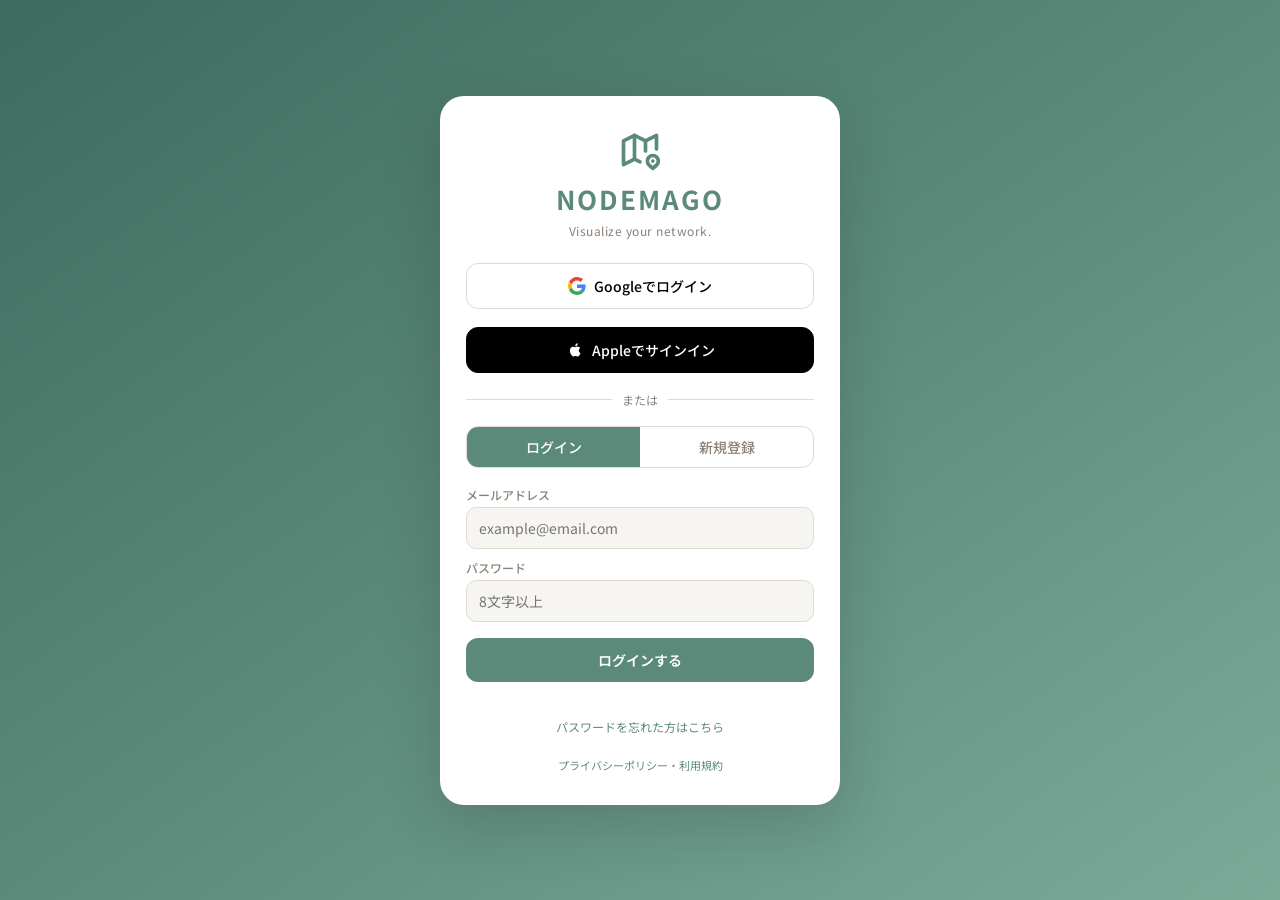
<file: index.html>
<!doctype html>
<html lang="en">
  <head>
    <meta charset="UTF-8" />
    <link rel="icon" type="image/svg+xml" href="./favicon-n.svg" />
    <meta name="viewport" content="width=device-width,initial-scale=1,maximum-scale=1,user-scalable=no,viewport-fit=cover" />
    <title>Nodemago</title>
    <link rel="stylesheet" href="https://fonts.googleapis.com/css2?family=Noto+Sans+JP:wght@300;400;500;700&display=swap">
    <script type="module" crossorigin src="./assets/index-FRxtQ0b7.js"></script>
    <link rel="stylesheet" crossorigin href="./assets/index-CkmS3eUQ.css">
  </head>
  <body>
    <div id="root"></div>
    <script>
      // 旧アプリのService Workerの後片付け（登録が残っている端末だけで動く）
      if ('serviceWorker' in navigator) {
        navigator.serviceWorker.getRegistrations()
          .then(function (rs) { rs.forEach(function (r) { r.unregister(); }); })
          .catch(function () {});
        if (window.caches && caches.keys) {
          caches.keys()
            .then(function (ks) { ks.forEach(function (k) { caches.delete(k); }); })
            .catch(function () {});
        }
      }
    </script>
  </body>
</html>
</file>
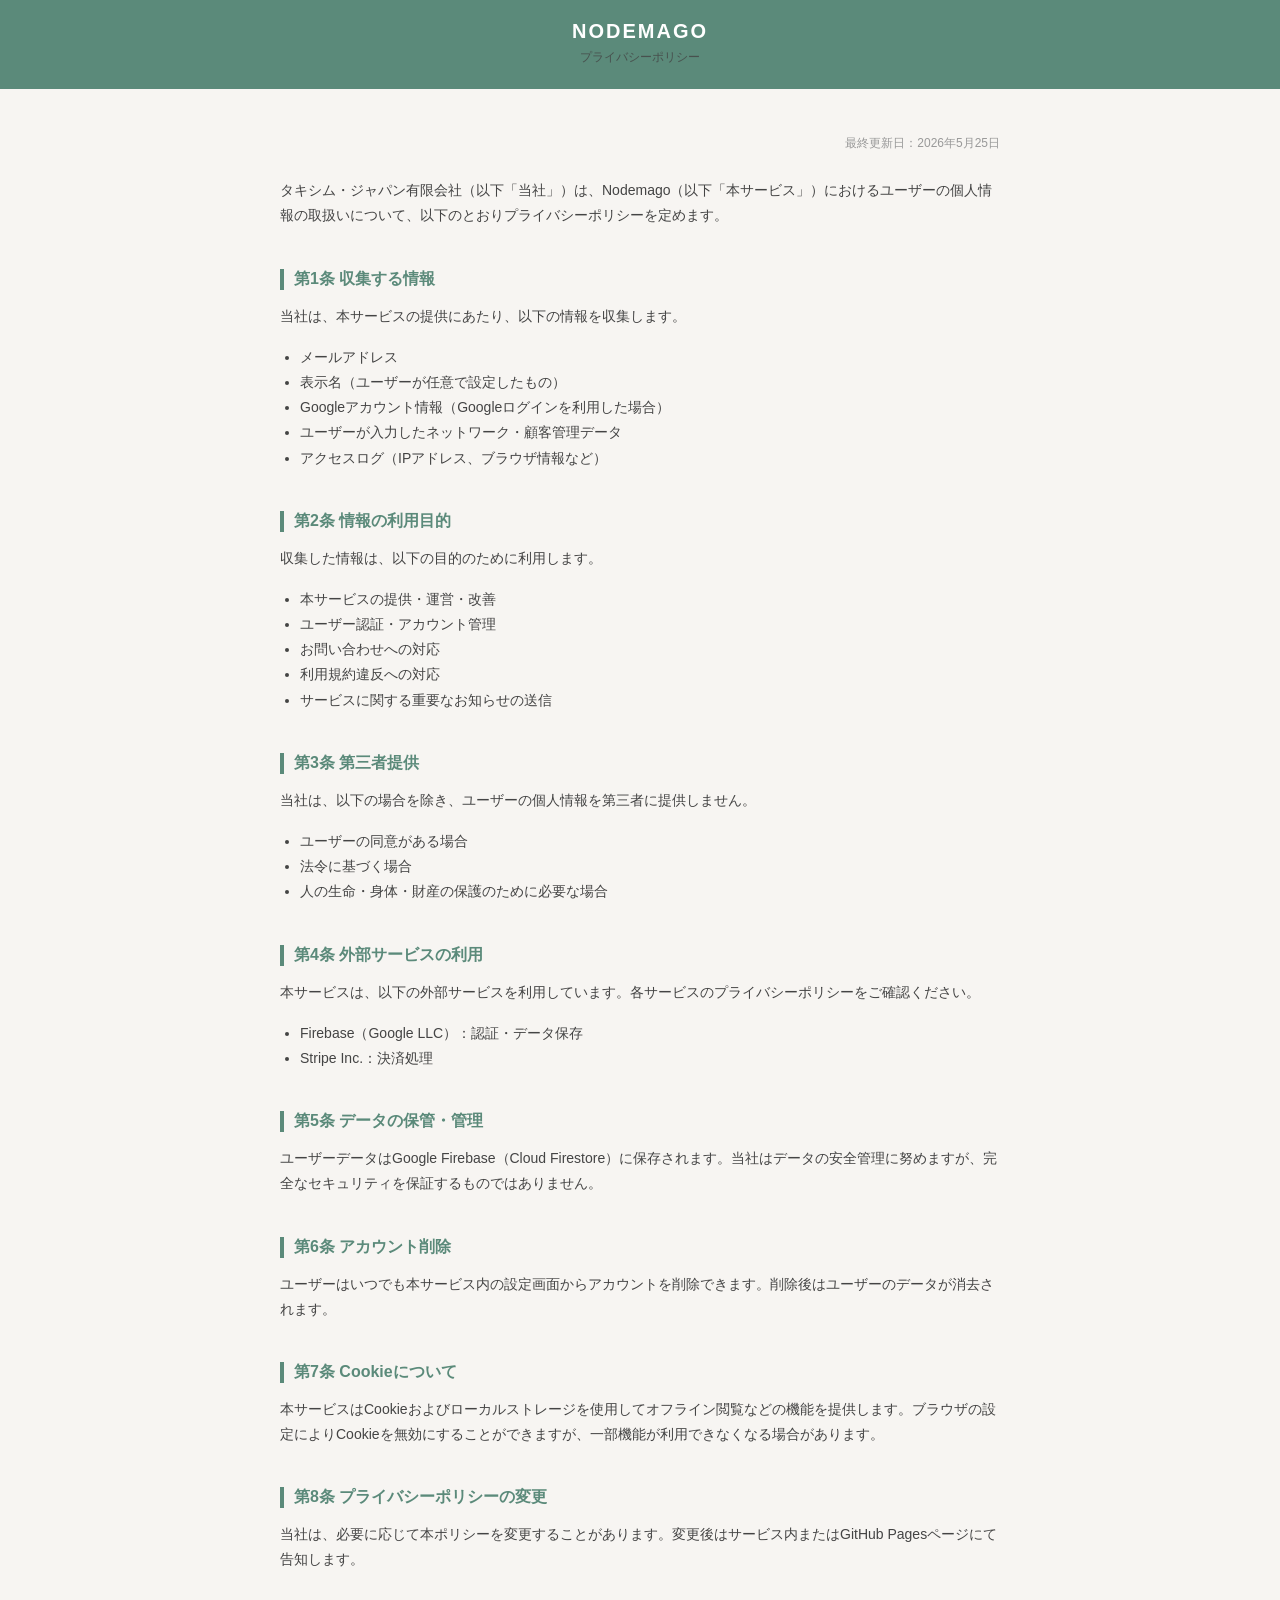
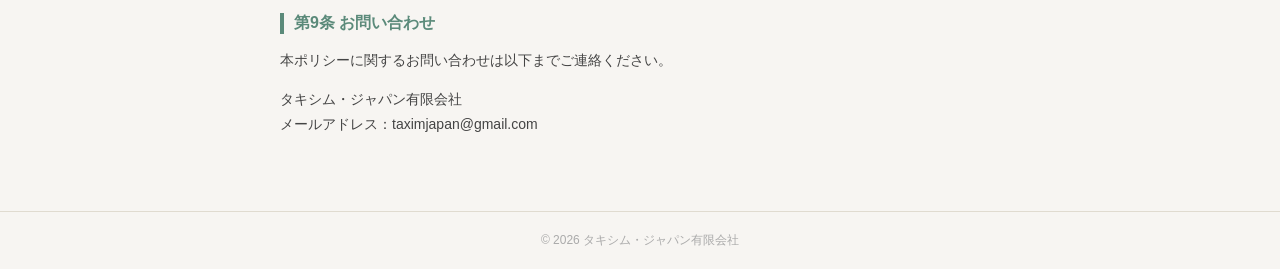
<file: privacy.html>
<!DOCTYPE html>
<html lang="ja">
<head>
  <meta charset="UTF-8">
  <meta name="viewport" content="width=device-width, initial-scale=1.0">
  <title>プライバシーポリシー | Nodemago</title>
  <style>
    body {
      font-family: 'Helvetica Neue', Arial, sans-serif;
      background: #f7f5f2;
      color: #2a2520;
      margin: 0;
      padding: 0;
    }
    header {
      background: #5b8a7a;
      color: white;
      padding: 20px;
      text-align: center;
    }
    header h1 {
      margin: 0;
      font-size: 20px;
      letter-spacing: 0.1em;
    }
    header p {
      margin: 4px 0 0;
      font-size: 12px;
      opacity: 0.8;
    }
    .container {
      max-width: 720px;
      margin: 0 auto;
      padding: 32px 20px 60px;
    }
    h2 {
      font-size: 16px;
      color: #5b8a7a;
      border-left: 4px solid #5b8a7a;
      padding-left: 10px;
      margin-top: 40px;
    }
    p, li {
      font-size: 14px;
      line-height: 1.8;
      color: #444;
    }
    ul {
      padding-left: 20px;
    }
    .updated {
      font-size: 12px;
      color: #999;
      text-align: right;
      margin-bottom: 24px;
    }
    footer {
      text-align: center;
      font-size: 12px;
      color: #aaa;
      padding: 20px;
      border-top: 1px solid #e0dbd0;
    }
  </style>
</head>
<body>

<header>
  <h1>NODEMAGO</h1>
  <p>プライバシーポリシー</p>
</header>

<div class="container">
  <p class="updated">最終更新日：2026年5月25日</p>

  <p>タキシム・ジャパン有限会社（以下「当社」）は、Nodemago（以下「本サービス」）におけるユーザーの個人情報の取扱いについて、以下のとおりプライバシーポリシーを定めます。</p>

  <h2>第1条 収集する情報</h2>
  <p>当社は、本サービスの提供にあたり、以下の情報を収集します。</p>
  <ul>
    <li>メールアドレス</li>
    <li>表示名（ユーザーが任意で設定したもの）</li>
    <li>Googleアカウント情報（Googleログインを利用した場合）</li>
    <li>ユーザーが入力したネットワーク・顧客管理データ</li>
    <li>アクセスログ（IPアドレス、ブラウザ情報など）</li>
  </ul>

  <h2>第2条 情報の利用目的</h2>
  <p>収集した情報は、以下の目的のために利用します。</p>
  <ul>
    <li>本サービスの提供・運営・改善</li>
    <li>ユーザー認証・アカウント管理</li>
    <li>お問い合わせへの対応</li>
    <li>利用規約違反への対応</li>
    <li>サービスに関する重要なお知らせの送信</li>
  </ul>

  <h2>第3条 第三者提供</h2>
  <p>当社は、以下の場合を除き、ユーザーの個人情報を第三者に提供しません。</p>
  <ul>
    <li>ユーザーの同意がある場合</li>
    <li>法令に基づく場合</li>
    <li>人の生命・身体・財産の保護のために必要な場合</li>
  </ul>

  <h2>第4条 外部サービスの利用</h2>
  <p>本サービスは、以下の外部サービスを利用しています。各サービスのプライバシーポリシーをご確認ください。</p>
  <ul>
    <li>Firebase（Google LLC）：認証・データ保存</li>
    <li>Stripe Inc.：決済処理</li>
  </ul>

  <h2>第5条 データの保管・管理</h2>
  <p>ユーザーデータはGoogle Firebase（Cloud Firestore）に保存されます。当社はデータの安全管理に努めますが、完全なセキュリティを保証するものではありません。</p>

  <h2>第6条 アカウント削除</h2>
  <p>ユーザーはいつでも本サービス内の設定画面からアカウントを削除できます。削除後はユーザーのデータが消去されます。</p>

  <h2>第7条 Cookieについて</h2>
  <p>本サービスはCookieおよびローカルストレージを使用してオフライン閲覧などの機能を提供します。ブラウザの設定によりCookieを無効にすることができますが、一部機能が利用できなくなる場合があります。</p>

  <h2>第8条 プライバシーポリシーの変更</h2>
  <p>当社は、必要に応じて本ポリシーを変更することがあります。変更後はサービス内またはGitHub Pagesページにて告知します。</p>

  <h2>第9条 お問い合わせ</h2>
  <p>本ポリシーに関するお問い合わせは以下までご連絡ください。</p>
  <p>
    タキシム・ジャパン有限会社<br>
    メールアドレス：taximjapan@gmail.com
  </p>

</div>

<footer>
  &copy; 2026 タキシム・ジャパン有限会社
</footer>

</body>
</html>
</file>
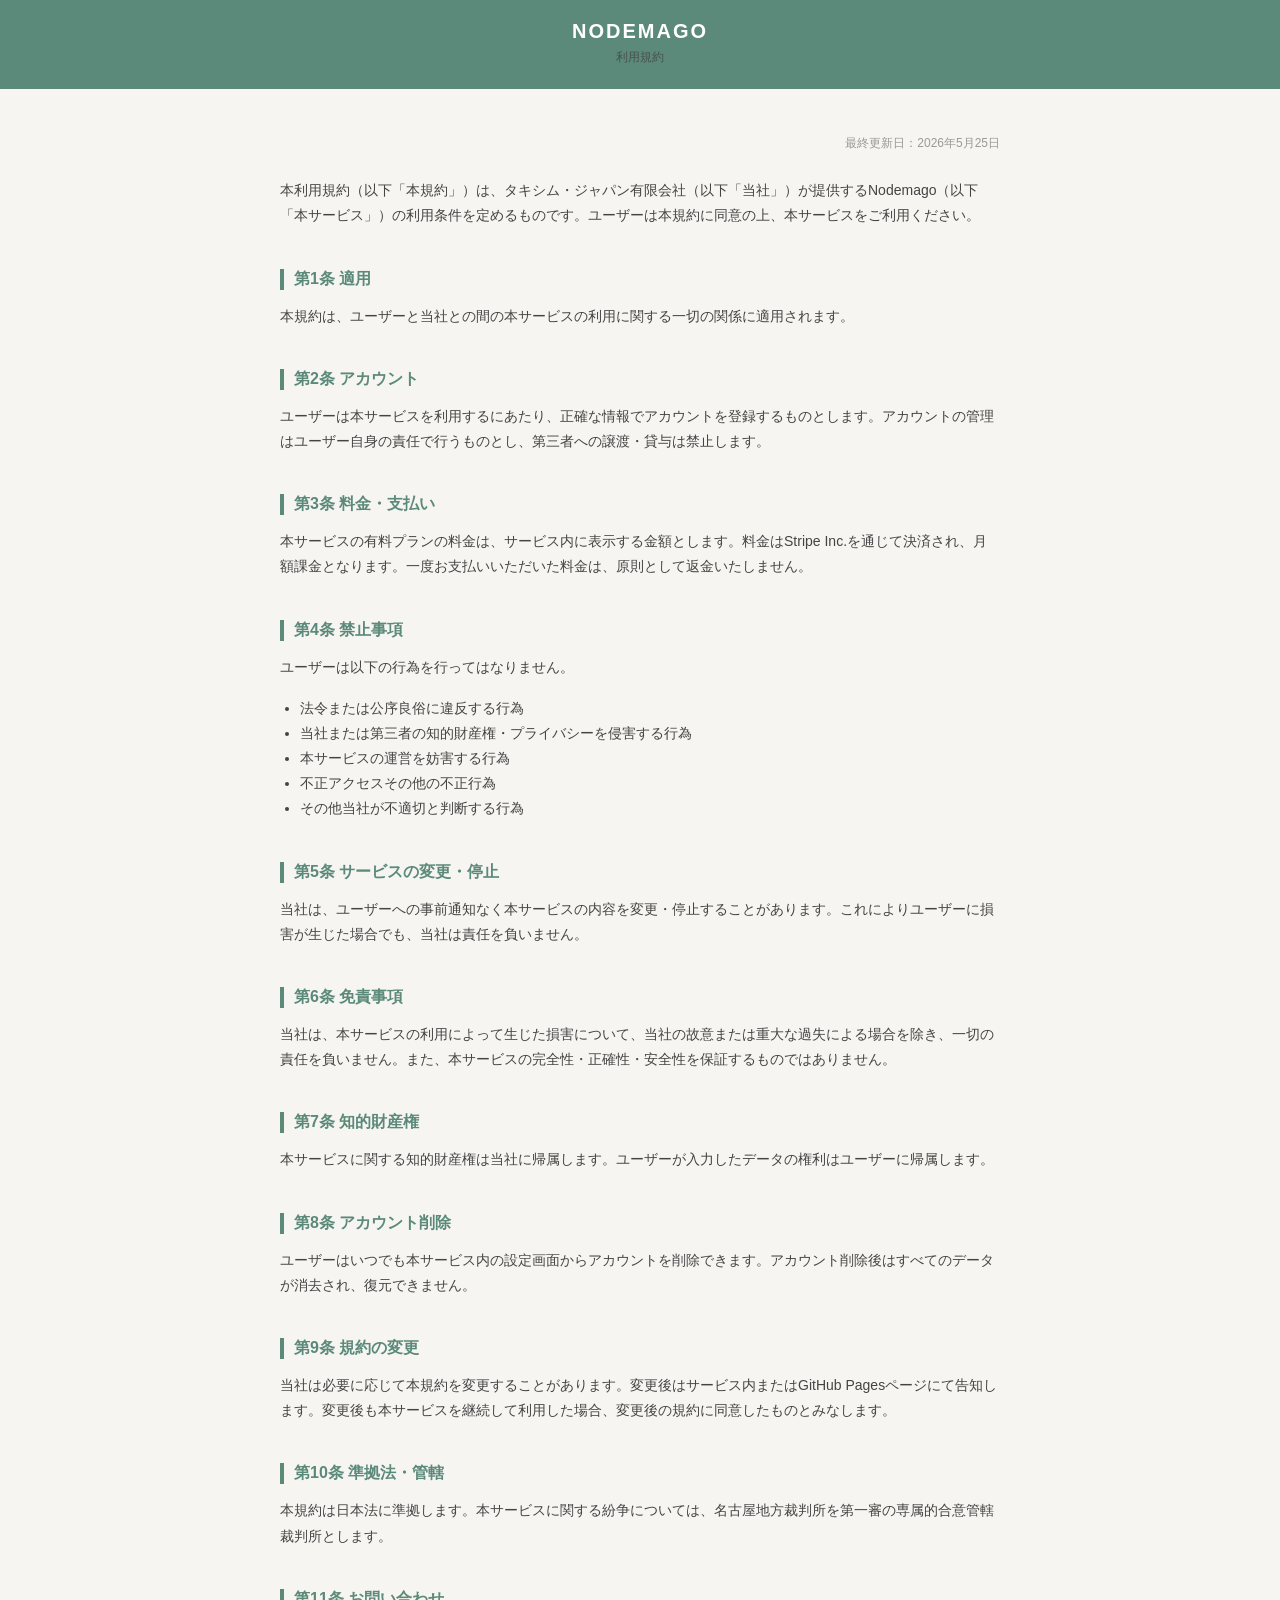
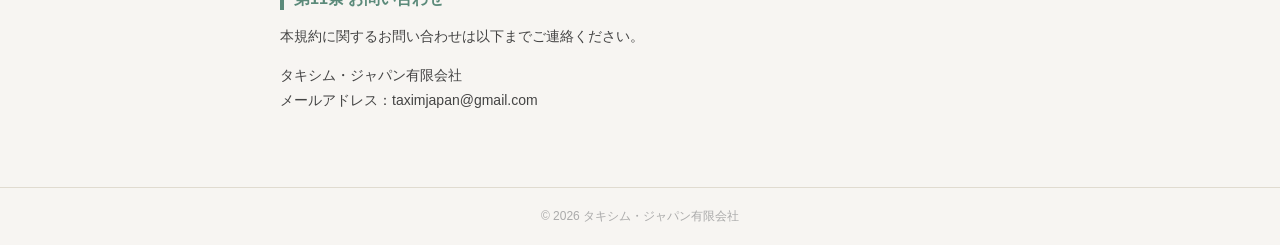
<file: terms.html>
<!DOCTYPE html>
<html lang="ja">
<head>
  <meta charset="UTF-8">
  <meta name="viewport" content="width=device-width, initial-scale=1.0">
  <title>利用規約 | Nodemago</title>
  <style>
    body {
      font-family: 'Helvetica Neue', Arial, sans-serif;
      background: #f7f5f2;
      color: #2a2520;
      margin: 0;
      padding: 0;
    }
    header {
      background: #5b8a7a;
      color: white;
      padding: 20px;
      text-align: center;
    }
    header h1 {
      margin: 0;
      font-size: 20px;
      letter-spacing: 0.1em;
    }
    header p {
      margin: 4px 0 0;
      font-size: 12px;
      opacity: 0.8;
    }
    .container {
      max-width: 720px;
      margin: 0 auto;
      padding: 32px 20px 60px;
    }
    h2 {
      font-size: 16px;
      color: #5b8a7a;
      border-left: 4px solid #5b8a7a;
      padding-left: 10px;
      margin-top: 40px;
    }
    p, li {
      font-size: 14px;
      line-height: 1.8;
      color: #444;
    }
    ul {
      padding-left: 20px;
    }
    .updated {
      font-size: 12px;
      color: #999;
      text-align: right;
      margin-bottom: 24px;
    }
    footer {
      text-align: center;
      font-size: 12px;
      color: #aaa;
      padding: 20px;
      border-top: 1px solid #e0dbd0;
    }
  </style>
</head>
<body>

<header>
  <h1>NODEMAGO</h1>
  <p>利用規約</p>
</header>

<div class="container">
  <p class="updated">最終更新日：2026年5月25日</p>

  <p>本利用規約（以下「本規約」）は、タキシム・ジャパン有限会社（以下「当社」）が提供するNodemago（以下「本サービス」）の利用条件を定めるものです。ユーザーは本規約に同意の上、本サービスをご利用ください。</p>

  <h2>第1条 適用</h2>
  <p>本規約は、ユーザーと当社との間の本サービスの利用に関する一切の関係に適用されます。</p>

  <h2>第2条 アカウント</h2>
  <p>ユーザーは本サービスを利用するにあたり、正確な情報でアカウントを登録するものとします。アカウントの管理はユーザー自身の責任で行うものとし、第三者への譲渡・貸与は禁止します。</p>

  <h2>第3条 料金・支払い</h2>
  <p>本サービスの有料プランの料金は、サービス内に表示する金額とします。料金はStripe Inc.を通じて決済され、月額課金となります。一度お支払いいただいた料金は、原則として返金いたしません。</p>

  <h2>第4条 禁止事項</h2>
  <p>ユーザーは以下の行為を行ってはなりません。</p>
  <ul>
    <li>法令または公序良俗に違反する行為</li>
    <li>当社または第三者の知的財産権・プライバシーを侵害する行為</li>
    <li>本サービスの運営を妨害する行為</li>
    <li>不正アクセスその他の不正行為</li>
    <li>その他当社が不適切と判断する行為</li>
  </ul>

  <h2>第5条 サービスの変更・停止</h2>
  <p>当社は、ユーザーへの事前通知なく本サービスの内容を変更・停止することがあります。これによりユーザーに損害が生じた場合でも、当社は責任を負いません。</p>

  <h2>第6条 免責事項</h2>
  <p>当社は、本サービスの利用によって生じた損害について、当社の故意または重大な過失による場合を除き、一切の責任を負いません。また、本サービスの完全性・正確性・安全性を保証するものではありません。</p>

  <h2>第7条 知的財産権</h2>
  <p>本サービスに関する知的財産権は当社に帰属します。ユーザーが入力したデータの権利はユーザーに帰属します。</p>

  <h2>第8条 アカウント削除</h2>
  <p>ユーザーはいつでも本サービス内の設定画面からアカウントを削除できます。アカウント削除後はすべてのデータが消去され、復元できません。</p>

  <h2>第9条 規約の変更</h2>
  <p>当社は必要に応じて本規約を変更することがあります。変更後はサービス内またはGitHub Pagesページにて告知します。変更後も本サービスを継続して利用した場合、変更後の規約に同意したものとみなします。</p>

  <h2>第10条 準拠法・管轄</h2>
  <p>本規約は日本法に準拠します。本サービスに関する紛争については、名古屋地方裁判所を第一審の専属的合意管轄裁判所とします。</p>

  <h2>第11条 お問い合わせ</h2>
  <p>本規約に関するお問い合わせは以下までご連絡ください。</p>
  <p>
    タキシム・ジャパン有限会社<br>
    メールアドレス：taximjapan@gmail.com
  </p>

</div>

<footer>
  &copy; 2026 タキシム・ジャパン有限会社
</footer>

</body>
</html>
</file>
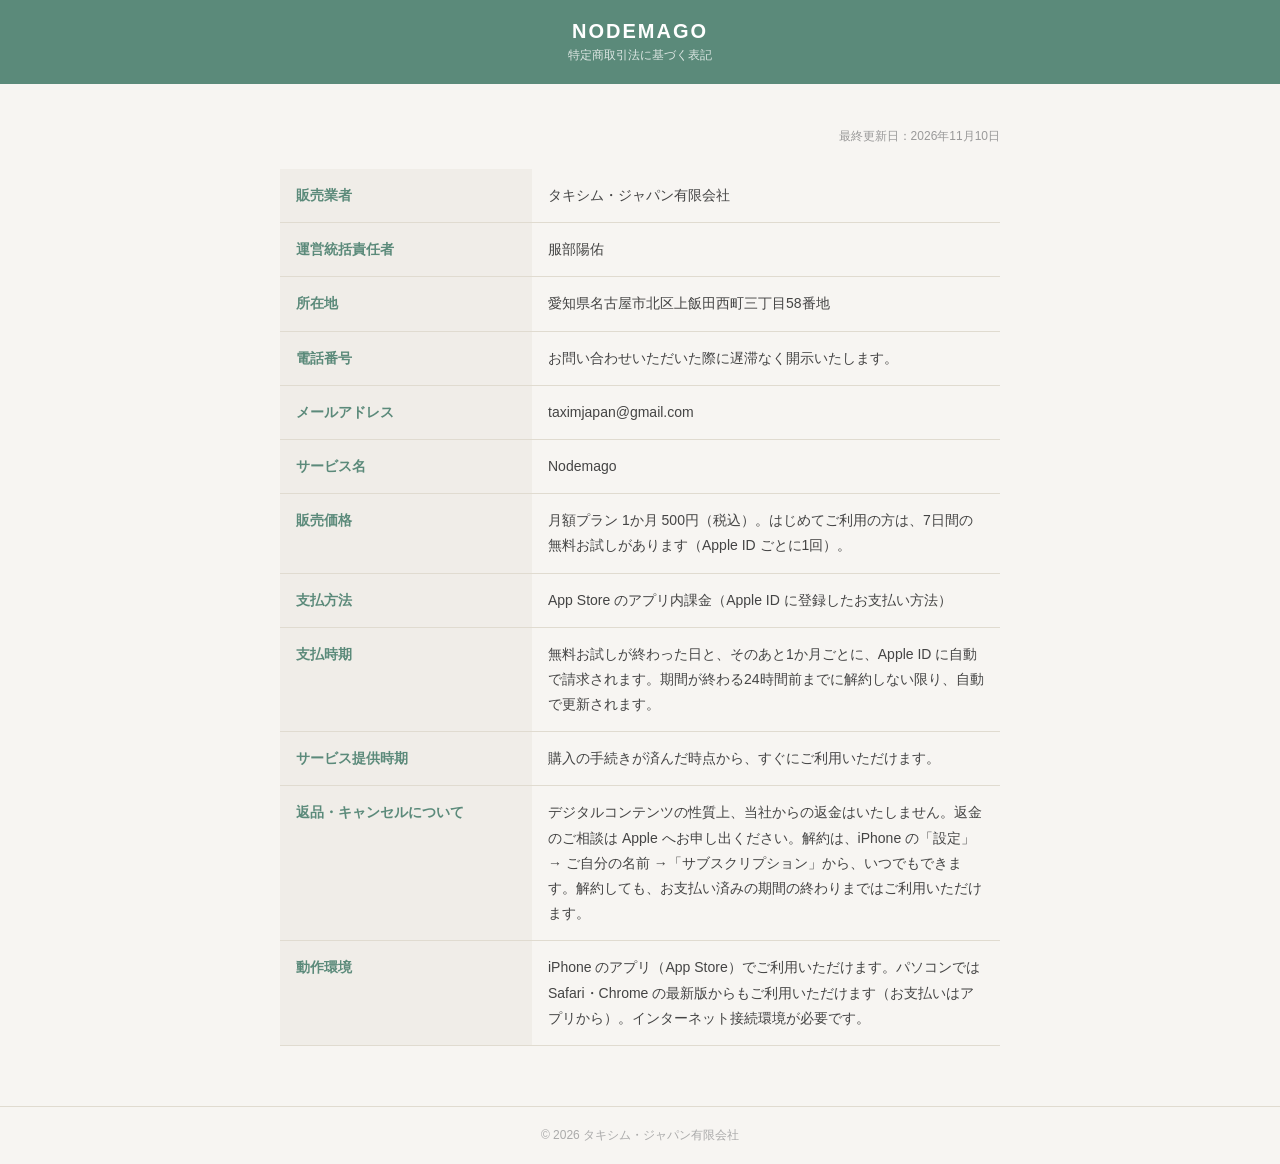
<file: tokutei.html>
<!DOCTYPE html>
<html lang="ja">
<head>
  <meta charset="UTF-8">
  <meta name="viewport" content="width=device-width, initial-scale=1.0">
  <title>特定商取引法に基づく表記 | Nodemago</title>
  <style>
    body {
      font-family: 'Helvetica Neue', Arial, sans-serif;
      background: #f7f5f2;
      color: #2a2520;
      margin: 0;
      padding: 0;
    }
    header {
      background: #5b8a7a;
      color: white;
      padding: 20px;
      text-align: center;
    }
    header h1 {
      margin: 0;
      font-size: 20px;
      letter-spacing: 0.1em;
    }
    header p {
      margin: 4px 0 0;
      font-size: 12px;
      opacity: 0.8;
    }
    .container {
      max-width: 720px;
      margin: 0 auto;
      padding: 32px 20px 60px;
    }
    table {
      width: 100%;
      border-collapse: collapse;
      margin-top: 24px;
    }
    th, td {
      padding: 14px 16px;
      border-bottom: 1px solid #e0dbd0;
      font-size: 14px;
      line-height: 1.8;
      text-align: left;
      vertical-align: top;
    }
    th {
      background: #f0ede8;
      color: #5b8a7a;
      font-weight: 600;
      width: 35%;
      white-space: nowrap;
    }
    td {
      color: #444;
    }
    .updated {
      font-size: 12px;
      color: #999;
      text-align: right;
      margin-bottom: 8px;
    }
    footer {
      text-align: center;
      font-size: 12px;
      color: #aaa;
      padding: 20px;
      border-top: 1px solid #e0dbd0;
    }
  </style>
</head>
<body>

<header>
  <h1>NODEMAGO</h1>
  <p>特定商取引法に基づく表記</p>
</header>

<div class="container">
  <p class="updated">最終更新日：2026年11月10日</p>

  <table>
    <tr>
      <th>販売業者</th>
      <td>タキシム・ジャパン有限会社</td>
    </tr>
    <tr>
      <th>運営統括責任者</th>
      <td>服部陽佑</td>
    </tr>
    <tr>
      <th>所在地</th>
      <td>愛知県名古屋市北区上飯田西町三丁目58番地</td>
    </tr>
    <tr>
      <th>電話番号</th>
      <td>お問い合わせいただいた際に遅滞なく開示いたします。</td>
    </tr>
    <tr>
      <th>メールアドレス</th>
      <td>taximjapan@gmail.com</td>
    </tr>
    <tr>
      <th>サービス名</th>
      <td>Nodemago</td>
    </tr>
    <tr>
      <th>販売価格</th>
      <td>月額プラン 1か月 500円（税込）。はじめてご利用の方は、7日間の無料お試しがあります（Apple ID ごとに1回）。</td>
    </tr>
    <tr>
      <th>支払方法</th>
      <td>App Store のアプリ内課金（Apple ID に登録したお支払い方法）</td>
    </tr>
    <tr>
      <th>支払時期</th>
      <td>無料お試しが終わった日と、そのあと1か月ごとに、Apple ID に自動で請求されます。期間が終わる24時間前までに解約しない限り、自動で更新されます。</td>
    </tr>
    <tr>
      <th>サービス提供時期</th>
      <td>購入の手続きが済んだ時点から、すぐにご利用いただけます。</td>
    </tr>
    <tr>
      <th>返品・キャンセルについて</th>
      <td>デジタルコンテンツの性質上、当社からの返金はいたしません。返金のご相談は Apple へお申し出ください。解約は、iPhone の「設定」→ ご自分の名前 →「サブスクリプション」から、いつでもできます。解約しても、お支払い済みの期間の終わりまではご利用いただけます。</td>
    </tr>
    <tr>
      <th>動作環境</th>
      <td>iPhone のアプリ（App Store）でご利用いただけます。パソコンでは Safari・Chrome の最新版からもご利用いただけます（お支払いはアプリから）。インターネット接続環境が必要です。</td>
    </tr>
  </table>
</div>

<footer>
  &copy; 2026 タキシム・ジャパン有限会社
</footer>

</body>
</html>
</file>
<file: assets/index-CkmS3eUQ.css>
*,:before,:after{box-sizing:border-box}::-webkit-scrollbar{width:3px}::-webkit-scrollbar-thumb{background:var(--bdr);border-radius:3px}:root{--bg:#f7f5f2;--sur:#fff;--bdr:#e0dbd0;--txt:#2a2520;--acc:#5b8a7a;--accl:#eaf3ef;--muted:#8a8078;--lightningcss-light:initial;--lightningcss-dark: ;color-scheme:light;color:var(--txt);font-synthesis:none;text-rendering:optimizelegibility;font-family:Noto Sans JP,sans-serif}body{margin:0}html{-webkit-tap-highlight-color:transparent}button:active:not(:disabled){opacity:.35}.tap-row:active:not(:has(button:active)){box-shadow:inset 0 0 0 999px #2a252014}.tap:active{opacity:.35}#root{box-sizing:border-box;flex-direction:column;width:100%;max-width:100%;height:100dvh;margin:0 auto;display:flex;overflow:hidden}h1,h2{color:var(--txt);font-weight:500}h1{letter-spacing:-1.68px;margin:32px 0;font-size:56px}@media (width<=1024px){h1{margin:20px 0;font-size:36px}}h2{letter-spacing:-.24px;margin:0 0 8px;font-size:24px;line-height:118%}@media (width<=1024px){h2{font-size:20px}}p{margin:0}code,.counter{color:var(--txt);border-radius:4px;display:inline-flex}code{background:#f4f3ec;padding:4px 8px;font-size:15px;line-height:135%}.rem-item{cursor:pointer;background:#fff;border:1px solid #e0dbd0;border-radius:8px;margin-bottom:6px;padding:8px 10px;position:relative}.rem-item.overdue{background:#fff0f0;border-color:#ffb3b3}.rem-item-name{color:#2a2520;font-size:14px;font-weight:500}.rem-item-dt{color:#5b8a7a;margin-top:2px;font-size:11px}.rem-item-memo{color:#8a8078;margin-top:2px;font-size:10px}.rem-clear-btn{color:#c0392b;cursor:pointer;background:#fff0f0;border:1px solid #ffb3b3;border-radius:8px;margin-top:6px;padding:3px 10px;font-size:11px}.bmon{margin-bottom:10px}.bmon-t{color:#5b8a7a;border-bottom:1px solid #e0dbd0;margin-bottom:4px;padding:2px 0;font-size:13px;font-weight:700}.brow{cursor:pointer;-webkit-tap-highlight-color:transparent;align-items:center;gap:6px;padding:3px 0;font-size:13px;display:flex}.brow.today{color:#a07010;background:#fffbe6;border-radius:6px;padding:3px 6px;font-weight:700}.bday-d{color:#8a8078;width:28px;font-size:12px}.hbtn{border:1px solid var(--bdr);background:var(--sur);color:var(--txt);cursor:pointer;white-space:nowrap;-webkit-tap-highlight-color:transparent;border-radius:18px;padding:5px 10px;font-family:inherit;font-size:12px;transition:all .15s}.island-top{min-width:44px;height:44px;color:var(--txt);cursor:pointer;white-space:nowrap;-webkit-tap-highlight-color:transparent;background:#fff;border:1px solid #ccc;border-radius:22px;justify-content:center;align-items:center;padding:0 14px;font-family:inherit;font-size:14px;display:inline-flex;box-shadow:0 1px 4px #0000001a}.hbtn.pri{background:var(--acc);color:#fff;border-color:var(--acc)}.hbtn.danger{color:#c0392b;border-color:#e8d0cf}.page-tabs{background:var(--sur);border-bottom:1px solid var(--bdr);-webkit-overflow-scrolling:touch;flex-flow:row;flex-shrink:0;align-items:center;gap:6px;padding:5px 10px;display:flex;position:relative;overflow-x:auto}.ptab{border:1px solid var(--bdr);cursor:pointer;white-space:nowrap;-webkit-tap-highlight-color:transparent;border-radius:14px;padding:4px 13px;font-family:inherit;font-size:12px;transition:all .15s}.ptab.active{background:var(--acc);color:#fff;border-color:var(--acc)}.ptab:active:not(.active){background:var(--accl);border-color:var(--acc);color:var(--acc)}.pt-dash{border:1px dashed var(--bdr);cursor:pointer;color:var(--muted);-webkit-tap-highlight-color:transparent;white-space:nowrap;background:0 0;border-radius:14px;padding:4px 11px;font-family:inherit;font-size:12px}.pt-dash:active{border-color:var(--acc);color:var(--acc)}.map-name-input{color:var(--txt);cursor:text;background:0 0;border:none;outline:none;flex-shrink:1;width:auto;min-width:8ch;max-width:20ch;font-family:inherit;font-size:16px;font-weight:700}.map-name-input:focus{background:var(--accl);border-radius:6px;padding:0 4px}:root{--sab:env(safe-area-inset-bottom);--login-grad:linear-gradient(145deg, #3d6b5e 0%, #5b8a7a 50%, #7aab99 100%)}#login-ov{background:var(--login-grad);z-index:9999;justify-content:center;align-items:center;padding:20px;display:flex;position:fixed;inset:0}.login-card{background:var(--sur);-webkit-overflow-scrolling:touch;border-radius:24px;width:min(400px,100%);max-height:90dvh;padding:32px 26px;animation:.3s fadeUp;overflow-y:auto;box-shadow:0 20px 60px #2a252033}@keyframes fadeUp{0%{opacity:0;transform:translateY(16px)}to{opacity:1;transform:translateY(0)}}.login-logo{text-align:center;margin-bottom:24px}.login-logo-icon{color:var(--acc);margin-bottom:8px}.login-logo-title{color:var(--acc);letter-spacing:.08em;font-size:26px;font-weight:700}.login-logo-catch{color:var(--muted);letter-spacing:.04em;margin-top:5px;font-size:12px}.btn-google{border:1px solid var(--bdr);background:var(--sur);cursor:pointer;-webkit-tap-highlight-color:transparent;border-radius:12px;justify-content:center;align-items:center;gap:8px;width:100%;margin-bottom:18px;padding:12px;font-family:inherit;font-size:14px;font-weight:500;transition:all .15s;display:flex}.btn-apple{color:#fff;cursor:pointer;-webkit-tap-highlight-color:transparent;background:#000;border:1px solid #000;border-radius:12px;justify-content:center;align-items:center;gap:8px;width:100%;margin-bottom:18px;padding:12px;font-family:inherit;font-size:14px;font-weight:500;transition:all .15s;display:flex}.login-divider{align-items:center;gap:10px;margin-bottom:18px;display:flex}.login-divider-line{background:var(--bdr);flex:1;height:1px}.login-divider-txt{color:var(--muted);font-size:12px}.login-tabs{border:1px solid var(--bdr);border-radius:12px;margin-bottom:18px;display:flex;overflow:hidden}.login-tab{color:var(--muted);cursor:pointer;-webkit-tap-highlight-color:transparent;background:0 0;border:none;flex:1;padding:10px;font-family:inherit;font-size:14px;font-weight:500;transition:all .15s}.login-tab.active{background:var(--acc);color:#fff}.login-field{margin-bottom:10px}.login-label{color:var(--muted);margin-bottom:4px;font-size:12px;font-weight:500;display:block}.login-input{border:1px solid var(--bdr);background:var(--bg);width:100%;color:var(--txt);border-radius:10px;outline:none;padding:10px 12px;font-family:inherit;font-size:14px;transition:border .15s}.login-input:focus{border-color:var(--acc)}.btn-primary{background:var(--acc);color:#fff;cursor:pointer;-webkit-tap-highlight-color:transparent;border:none;border-radius:12px;width:100%;margin-top:6px;padding:12px;font-family:inherit;font-size:14px;font-weight:600;transition:opacity .15s}.btn-text{cursor:pointer;width:100%;color:var(--acc);-webkit-tap-highlight-color:transparent;background:0 0;border:none;margin-top:4px;padding:8px;font-family:inherit;font-size:12px}.btn-text.muted{color:var(--muted)}.login-err{color:#c0392b;text-align:center;min-height:18px;margin-top:6px;font-size:12px}.login-footer{text-align:center;color:var(--muted);margin-top:14px;font-size:11px}.login-footer a{color:var(--acc);text-decoration:none}.page-tabs::-webkit-scrollbar{display:none}.sb-tabs::-webkit-scrollbar{display:none}@keyframes r115spin{to{transform:rotate(360deg)}}.r115-spin{animation:.9s linear infinite r115spin}.btn-google,.btn-apple{position:relative}.last-used-tag{color:var(--muted);pointer-events:none;background:#7f7f7f24;border-radius:999px;padding:4px 8px;font-size:11px;font-weight:400;line-height:1;position:absolute;top:50%;right:10px;transform:translateY(-50%)}.btn-apple .last-used-tag{color:#fff;background:#ffffff38}.last-used-tag.inline{position:static;transform:none}
</file>
